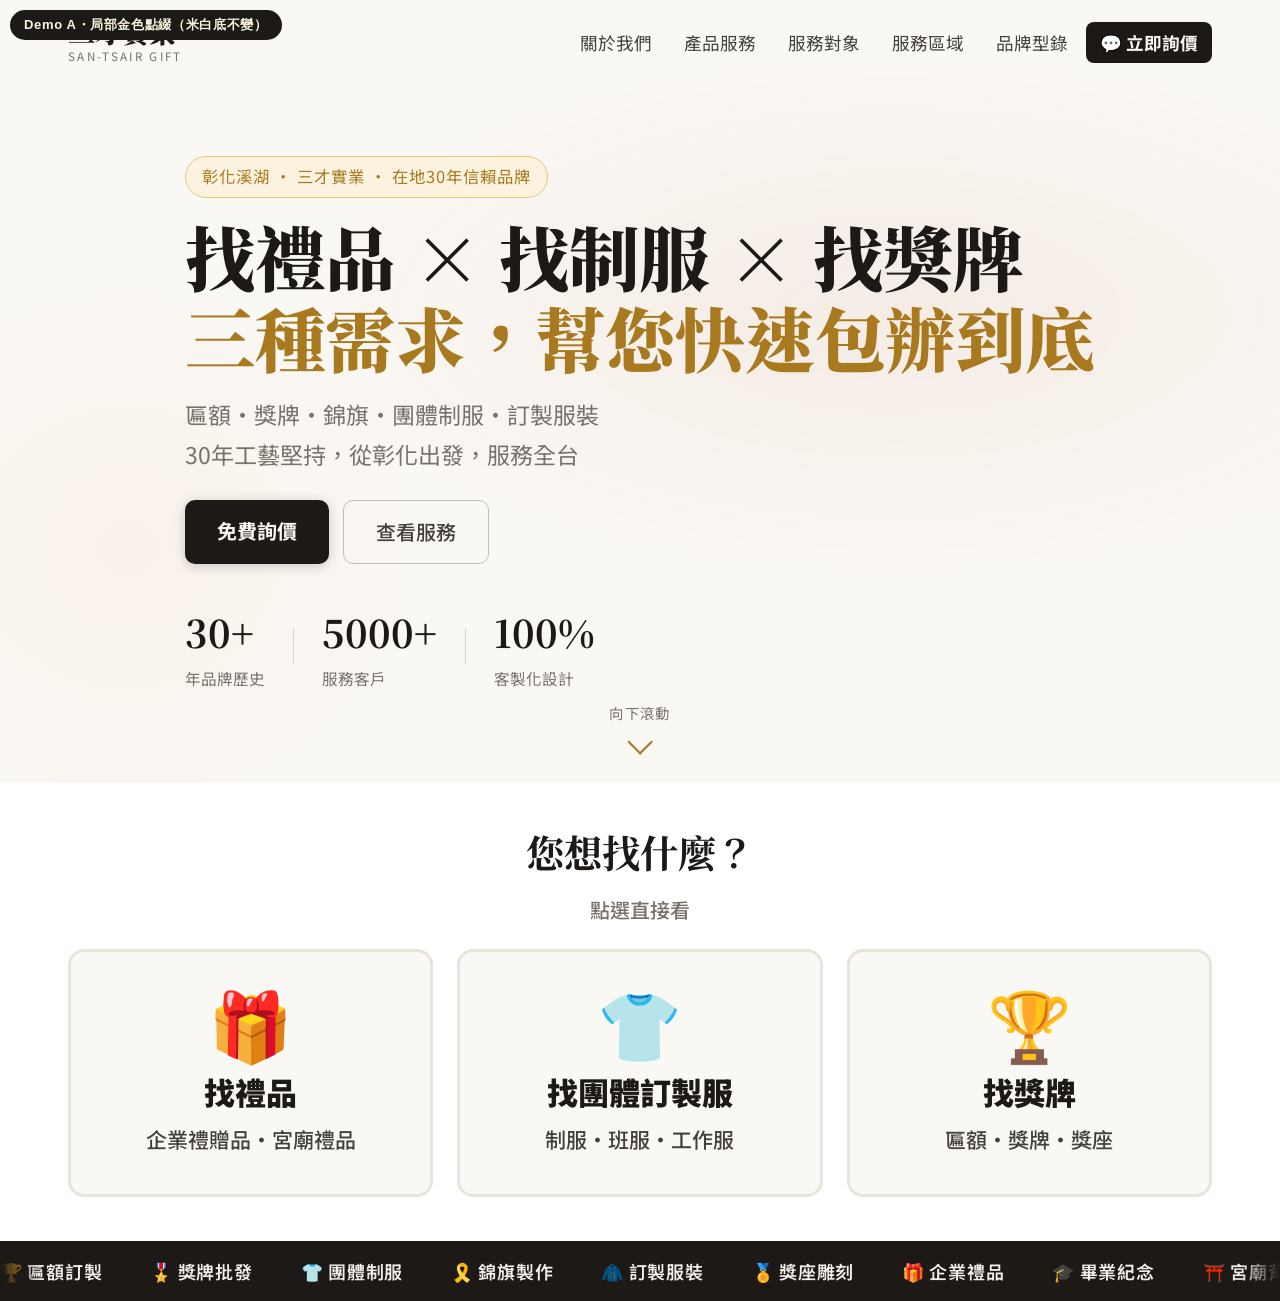
<file: samples/hero_color_demo/variant-a-gold-accent.html>
<!DOCTYPE html>
<html lang="zh-TW">
<head>
  <meta charset="UTF-8">
  <meta name="viewport" content="width=device-width, initial-scale=1.0">
  <title>配色demo A - 局部金色點綴（維持米白底）</title>
  <link rel="preconnect" href="https://fonts.googleapis.com">
  <link href="https://fonts.googleapis.com/css2?family=Noto+Serif+TC:wght@400;600;700;900&family=Noto+Sans+TC:wght@300;400;500;700&display=swap" rel="stylesheet">
  <link rel="stylesheet" href="../../assets/css/style.min.css">
  <style>
    /* ============================
       配色demo A：維持現有米白底，只把 --accent 系列從暖橘（#B45309）
       換成 141913.tw 的金色（#d4a853），其餘結構/背景完全不動。
       ============================ */
    :root {
      --accent: #A8791E;        /* 文字/icon用，比原始#d4a853加深以維持米白底上的對比度 */
      --accent2: #D4A853;       /* 141913.tw 原始金色，用於漸層/裝飾點 */
      --accent-light: #FBF3DF;  /* 金色調的淺底色，取代原本的琥珀淺底 */
      --accent-border: #E8C878;
    }
    .demo-tag{position:fixed;top:10px;left:10px;z-index:9999;background:#1C1917;color:#FBF3DF;font:700 13px/1.4 sans-serif;padding:6px 14px;border-radius:100px;letter-spacing:.05em}
  </style>
</head>
<body>
<div class="demo-tag">Demo A・局部金色點綴（米白底不變）</div>

<nav class="navbar" id="navbar">
  <div class="nav-inner">
    <a href="#" class="logo">
      <span class="logo-zh">三才實業</span>
      <span class="logo-sub">SAN-TSAIR GIFT</span>
    </a>
    <ul class="nav-links" id="navLinks">
      <li><a href="#about">關於我們</a></li>
      <li><a href="#products">產品服務</a></li>
      <li><a href="#clients">服務對象</a></li>
      <li><a href="#area">服務區域</a></li>
      <li><a href="#catalog">品牌型錄</a></li>
      <li><a href="#" class="nav-cta">💬 立即詢價</a></li>
    </ul>
    <button class="hamburger" id="hamburger" aria-label="開啟選單">
      <span></span><span></span><span></span>
    </button>
  </div>
</nav>

<section class="hero" id="home">
  <div class="hero-bg"></div>
  <div class="hero-particles" id="particles"></div>
  <div class="hero-content">
    <div class="hero-badge">彰化溪湖 ・ 三才實業 ・ 在地30年信賴品牌</div>
    <h1 class="hero-title">
      找禮品 × 找制服 × 找獎牌<br>
      <span class="accent-text">三種需求，幫您快速包辦到底</span>
    </h1>
    <p class="hero-desc">匾額・獎牌・錦旗・團體制服・訂製服裝<br>30年工藝堅持，從彰化出發，服務全台</p>
    <div class="hero-btns">
      <a href="#contact" class="btn-primary">免費詢價</a>
      <a href="#products" class="btn-outline">查看服務</a>
    </div>
    <div class="hero-stats">
      <div class="stat"><span class="stat-num">30+</span><span class="stat-label">年品牌歷史</span></div>
      <div class="stat-divider"></div>
      <div class="stat"><span class="stat-num">5000+</span><span class="stat-label">服務客戶</span></div>
      <div class="stat-divider"></div>
      <div class="stat"><span class="stat-num">100%</span><span class="stat-label">客製化設計</span></div>
    </div>
  </div>
  <div class="hero-scroll">
    <span>向下滾動</span>
    <div class="scroll-arrow"></div>
  </div>
</section>

<section class="intent-picker">
  <div class="container">
    <h2 class="intent-picker-title">您想找什麼？<span>點選直接看</span></h2>
    <div class="intent-grid">
      <a href="#products" class="intent-card">
        <span class="intent-icon">🎁</span>
        <span class="intent-text"><span class="intent-label">找禮品</span><span class="intent-sub">企業禮贈品・宮廟禮品</span></span>
      </a>
      <a href="#products" class="intent-card">
        <span class="intent-icon">👕</span>
        <span class="intent-text"><span class="intent-label">找團體訂製服</span><span class="intent-sub">制服・班服・工作服</span></span>
      </a>
      <a href="#products" class="intent-card">
        <span class="intent-icon">🏆</span>
        <span class="intent-text"><span class="intent-label">找獎牌</span><span class="intent-sub">匾額・獎牌・獎座</span></span>
      </a>
    </div>
  </div>
</section>

<div class="marquee-bar">
  <div class="marquee-track">
    <span>🏆 匾額訂製</span><span>🎖️ 獎牌批發</span><span>👕 團體制服</span>
    <span>🎗️ 錦旗製作</span><span>🧥 訂製服裝</span><span>🏅 獎座雕刻</span>
    <span>🎁 企業禮品</span><span>🎓 畢業紀念</span><span>⛩️ 宮廟背心</span>
  </div>
</div>

</body>
</html>
</file>
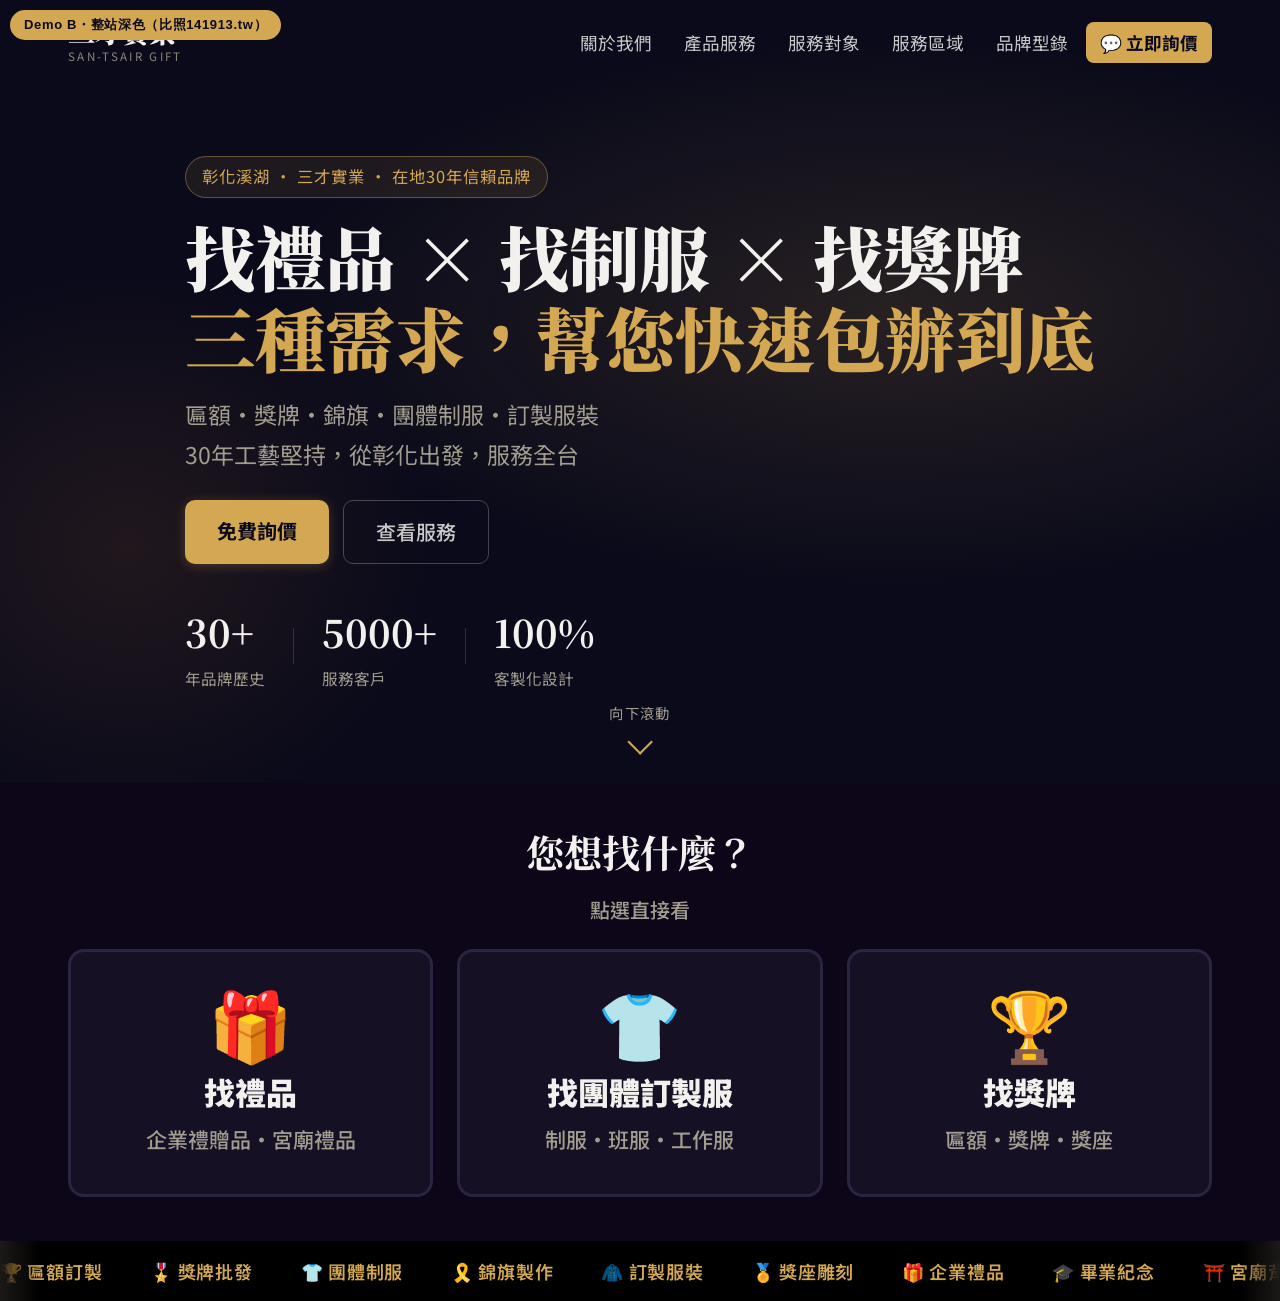
<file: samples/hero_color_demo/variant-b-dark-theme.html>
<!DOCTYPE html>
<html lang="zh-TW">
<head>
  <meta charset="UTF-8">
  <meta name="viewport" content="width=device-width, initial-scale=1.0">
  <title>配色demo B - 整站深色主題（比照141913.tw）</title>
  <link rel="preconnect" href="https://fonts.googleapis.com">
  <link href="https://fonts.googleapis.com/css2?family=Noto+Serif+TC:wght@400;600;700;900&family=Noto+Sans+TC:wght@300;400;500;700&display=swap" rel="stylesheet">
  <link rel="stylesheet" href="../../assets/css/style.min.css">
  <style>
    /* ============================
       配色demo B：比照141913.tw實測色碼做整站深色主題
       深黑/深紫黑底 #0a0a1a／#0d0618 + 金色點綴 #d4a853 + 咖啡棕輔色 #8a542d／#ba8059
       這份只覆寫 hero/intent-picker/nav/marquee 這幾個demo會用到的區塊，
       不是完整全站深色改版（若採用此方向，其餘區塊如about/products/catalog/contact要一併重做配色）
       ============================ */
    body{background:#0a0a1a}
    .navbar{background:transparent}
    .logo-zh{color:#f3f1ee}
    .logo-sub{color:#8a8577}
    .nav-links a{color:#c9c9c9}
    .nav-links a:hover{color:#d4a853;background:rgba(212,168,83,.1)}
    .nav-cta{background:#d4a853!important;color:#0a0a1a!important}
    .nav-cta:hover{background:#e8c878!important;color:#0a0a1a!important}
    .hero{background:#0a0a1a}
    .hero-bg{background:
      radial-gradient(ellipse 70% 50% at 70% 40%, rgba(212,168,83,.14) 0%, transparent 70%),
      radial-gradient(ellipse 40% 60% at 10% 70%, rgba(138,84,45,.18) 0%, transparent 60%)}
    .particle{background:#d4a853}
    .hero-badge{background:rgba(212,168,83,.1);border-color:rgba(212,168,83,.4);color:#d4a853}
    .hero-title{color:#f3f1ee}
    .accent-text{color:#d4a853}
    .hero-desc{color:#a39d8f}
    .btn-primary{background:#d4a853;color:#0a0a1a;box-shadow:0 2px 12px rgba(212,168,83,.25)}
    .btn-primary:hover{background:#e8c878;box-shadow:0 6px 20px rgba(212,168,83,.4)}
    .btn-outline{border-color:rgba(243,241,238,.25);color:#c9c9c9}
    .btn-outline:hover{border-color:#d4a853;color:#d4a853;background:rgba(212,168,83,.08)}
    .stat-num{color:#f3f1ee}
    .stat-label{color:#a39d8f}
    .stat-divider{background:rgba(243,241,238,.15)}
    .hero-scroll{color:#a39d8f}
    .scroll-arrow{border-color:#d4a853}
    .intent-picker{background:#0d0618}
    .intent-picker-title{color:#f3f1ee}
    .intent-picker-title span{color:#a39d8f}
    .intent-card{background:#151024;border-color:#2a2440}
    .intent-card:hover,.intent-card:active{border-color:#d4a853;background:rgba(212,168,83,.08)}
    .intent-label{color:#f3f1ee}
    .intent-sub{color:#a39d8f}
    .marquee-bar{background:#000}
    .marquee-track span{color:#d4a853}
    .demo-tag{position:fixed;top:10px;left:10px;z-index:9999;background:#d4a853;color:#0a0a1a;font:700 13px/1.4 sans-serif;padding:6px 14px;border-radius:100px;letter-spacing:.05em}
  </style>
</head>
<body>
<div class="demo-tag">Demo B・整站深色（比照141913.tw）</div>

<nav class="navbar" id="navbar">
  <div class="nav-inner">
    <a href="#" class="logo">
      <span class="logo-zh">三才實業</span>
      <span class="logo-sub">SAN-TSAIR GIFT</span>
    </a>
    <ul class="nav-links" id="navLinks">
      <li><a href="#about">關於我們</a></li>
      <li><a href="#products">產品服務</a></li>
      <li><a href="#clients">服務對象</a></li>
      <li><a href="#area">服務區域</a></li>
      <li><a href="#catalog">品牌型錄</a></li>
      <li><a href="#" class="nav-cta">💬 立即詢價</a></li>
    </ul>
    <button class="hamburger" id="hamburger" aria-label="開啟選單">
      <span></span><span></span><span></span>
    </button>
  </div>
</nav>

<section class="hero" id="home">
  <div class="hero-bg"></div>
  <div class="hero-particles" id="particles"></div>
  <div class="hero-content">
    <div class="hero-badge">彰化溪湖 ・ 三才實業 ・ 在地30年信賴品牌</div>
    <h1 class="hero-title">
      找禮品 × 找制服 × 找獎牌<br>
      <span class="accent-text">三種需求，幫您快速包辦到底</span>
    </h1>
    <p class="hero-desc">匾額・獎牌・錦旗・團體制服・訂製服裝<br>30年工藝堅持，從彰化出發，服務全台</p>
    <div class="hero-btns">
      <a href="#contact" class="btn-primary">免費詢價</a>
      <a href="#products" class="btn-outline">查看服務</a>
    </div>
    <div class="hero-stats">
      <div class="stat"><span class="stat-num">30+</span><span class="stat-label">年品牌歷史</span></div>
      <div class="stat-divider"></div>
      <div class="stat"><span class="stat-num">5000+</span><span class="stat-label">服務客戶</span></div>
      <div class="stat-divider"></div>
      <div class="stat"><span class="stat-num">100%</span><span class="stat-label">客製化設計</span></div>
    </div>
  </div>
  <div class="hero-scroll">
    <span>向下滾動</span>
    <div class="scroll-arrow"></div>
  </div>
</section>

<section class="intent-picker">
  <div class="container">
    <h2 class="intent-picker-title">您想找什麼？<span>點選直接看</span></h2>
    <div class="intent-grid">
      <a href="#products" class="intent-card">
        <span class="intent-icon">🎁</span>
        <span class="intent-text"><span class="intent-label">找禮品</span><span class="intent-sub">企業禮贈品・宮廟禮品</span></span>
      </a>
      <a href="#products" class="intent-card">
        <span class="intent-icon">👕</span>
        <span class="intent-text"><span class="intent-label">找團體訂製服</span><span class="intent-sub">制服・班服・工作服</span></span>
      </a>
      <a href="#products" class="intent-card">
        <span class="intent-icon">🏆</span>
        <span class="intent-text"><span class="intent-label">找獎牌</span><span class="intent-sub">匾額・獎牌・獎座</span></span>
      </a>
    </div>
  </div>
</section>

<div class="marquee-bar">
  <div class="marquee-track">
    <span>🏆 匾額訂製</span><span>🎖️ 獎牌批發</span><span>👕 團體制服</span>
    <span>🎗️ 錦旗製作</span><span>🧥 訂製服裝</span><span>🏅 獎座雕刻</span>
    <span>🎁 企業禮品</span><span>🎓 畢業紀念</span><span>⛩️ 宮廟背心</span>
  </div>
</div>

</body>
</html>
</file>
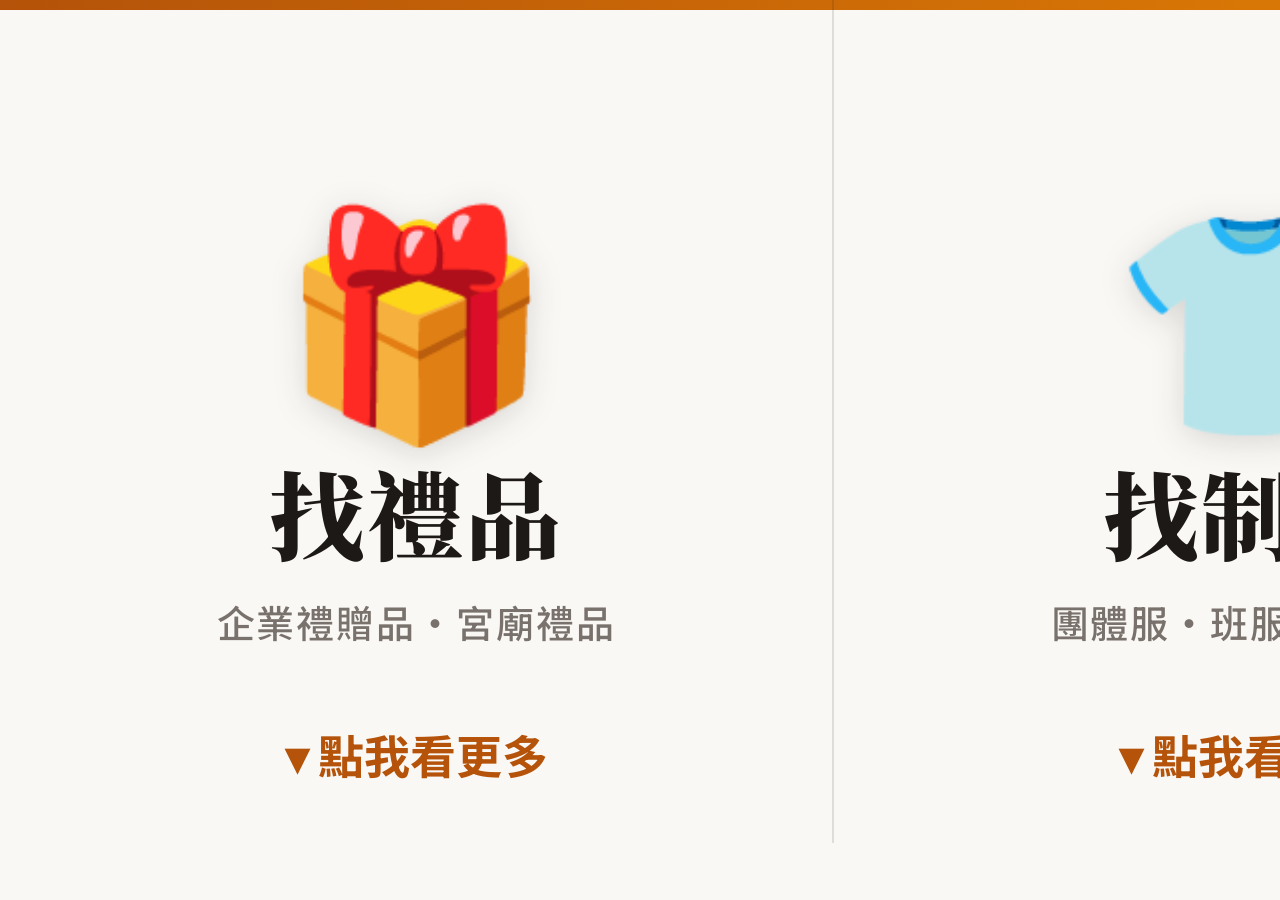
<file: samples/line_richmenu_demo/layer1-a-cream-accent.html>
<!DOCTYPE html>
<html lang="zh-Hant">
<head>
<meta charset="UTF-8">
<title>Rich Menu Layer1 - A 米白品牌延續版</title>
<link rel="preconnect" href="https://fonts.googleapis.com">
<link href="https://fonts.googleapis.com/css2?family=Noto+Serif+TC:wght@700;900&family=Noto+Sans+TC:wght@500;700&display=swap" rel="stylesheet">
<style>
  * { margin:0; padding:0; box-sizing:border-box; }
  html,body { width:2500px; height:843px; overflow:hidden; }
  body {
    display:flex;
    background:#FAF8F5;
    font-family:'Noto Sans TC',sans-serif;
  }
  .tile {
    flex:1;
    display:flex;
    flex-direction:column;
    align-items:center;
    justify-content:center;
    position:relative;
    border-right:2px solid rgba(28,25,23,.12);
  }
  .tile:last-child { border-right:none; }
  .icon { font-size:220px; line-height:1; margin-bottom:28px; filter:drop-shadow(0 6px 16px rgba(28,25,23,.15)); }
  .label {
    font-family:'Noto Serif TC',serif;
    font-weight:900;
    font-size:96px;
    color:#1C1917;
    letter-spacing:.02em;
  }
  .sub {
    margin-top:14px;
    font-size:38px;
    font-weight:500;
    color:#78716C;
    letter-spacing:.05em;
  }
  .arrow {
    position:absolute;
    bottom:56px;
    font-size:46px;
    color:#B45309;
    font-weight:700;
  }
  .topband {
    position:absolute; top:0; left:0; right:0; height:10px;
    background:linear-gradient(90deg,#B45309,#D97706);
  }
</style>
</head>
<body>
  <div class="topband"></div>
  <div class="tile">
    <div class="icon">🎁</div>
    <div class="label">找禮品</div>
    <div class="sub">企業禮贈品・宮廟禮品</div>
    <div class="arrow">▾ 點我看更多</div>
  </div>
  <div class="tile">
    <div class="icon">👕</div>
    <div class="label">找制服</div>
    <div class="sub">團體服・班服・工作服</div>
    <div class="arrow">▾ 點我看更多</div>
  </div>
  <div class="tile">
    <div class="icon">🏆</div>
    <div class="label">找獎牌</div>
    <div class="sub">匾額・獎牌・獎座</div>
    <div class="arrow">▾ 點我看更多</div>
  </div>
</body>
</html>
</file>
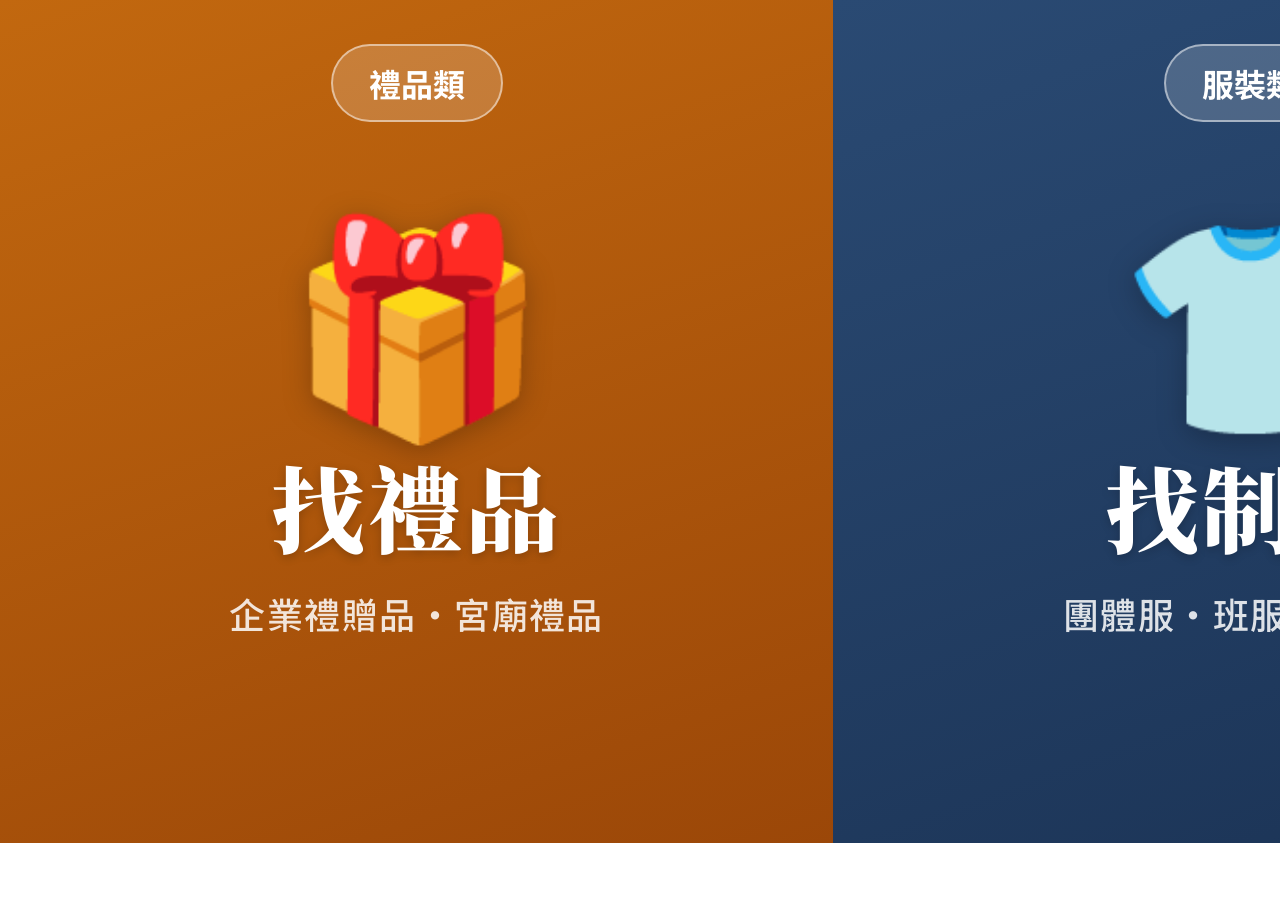
<file: samples/line_richmenu_demo/layer1-b-color-coded.html>
<!DOCTYPE html>
<html lang="zh-Hant">
<head>
<meta charset="UTF-8">
<title>Rich Menu Layer1 - B 三色分類辨識版</title>
<link rel="preconnect" href="https://fonts.googleapis.com">
<link href="https://fonts.googleapis.com/css2?family=Noto+Serif+TC:wght@700;900&family=Noto+Sans+TC:wght@500;700&display=swap" rel="stylesheet">
<style>
  * { margin:0; padding:0; box-sizing:border-box; }
  html,body { width:2500px; height:843px; overflow:hidden; }
  body { display:flex; font-family:'Noto Sans TC',sans-serif; }
  .tile {
    flex:1;
    display:flex;
    flex-direction:column;
    align-items:center;
    justify-content:center;
    position:relative;
  }
  .tile.gift { background:linear-gradient(160deg,#C2680F,#9B4708); }
  .tile.uniform { background:linear-gradient(160deg,#2A4A73,#1B3355); }
  .tile.award { background:linear-gradient(160deg,#C79A3E,#9C7420); }
  .icon { font-size:210px; line-height:1; margin-bottom:24px; filter:drop-shadow(0 6px 14px rgba(0,0,0,.25)); }
  .label {
    font-family:'Noto Serif TC',serif;
    font-weight:900;
    font-size:94px;
    color:#FFFFFF;
    letter-spacing:.03em;
    text-shadow:0 3px 10px rgba(0,0,0,.2);
  }
  .sub {
    margin-top:14px;
    font-size:36px;
    font-weight:500;
    color:rgba(255,255,255,.85);
    letter-spacing:.04em;
  }
  .badge {
    position:absolute; top:44px;
    background:rgba(255,255,255,.18);
    border:2px solid rgba(255,255,255,.5);
    border-radius:100px;
    padding:14px 36px;
    font-size:32px;
    font-weight:700;
    color:#fff;
  }
</style>
</head>
<body>
  <div class="tile gift">
    <div class="badge">禮品類</div>
    <div class="icon">🎁</div>
    <div class="label">找禮品</div>
    <div class="sub">企業禮贈品・宮廟禮品</div>
  </div>
  <div class="tile uniform">
    <div class="badge">服裝類</div>
    <div class="icon">👕</div>
    <div class="label">找制服</div>
    <div class="sub">團體服・班服・工作服</div>
  </div>
  <div class="tile award">
    <div class="badge">榮譽類</div>
    <div class="icon">🏆</div>
    <div class="label">找獎牌</div>
    <div class="sub">匾額・獎牌・獎座</div>
  </div>
</body>
</html>
</file>
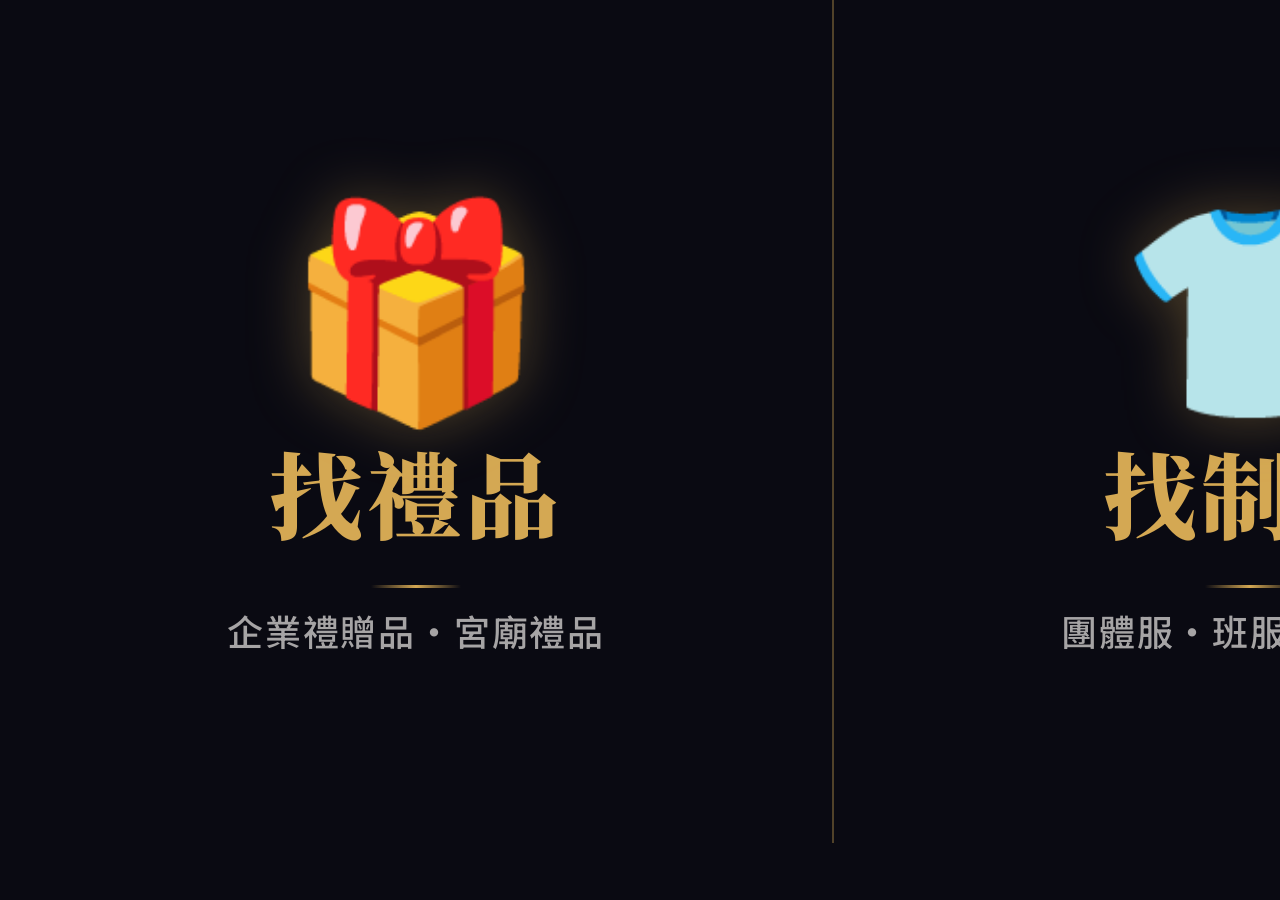
<file: samples/line_richmenu_demo/layer1-c-dark-gold.html>
<!DOCTYPE html>
<html lang="zh-Hant">
<head>
<meta charset="UTF-8">
<title>Rich Menu Layer1 - C 深色質感版</title>
<link rel="preconnect" href="https://fonts.googleapis.com">
<link href="https://fonts.googleapis.com/css2?family=Noto+Serif+TC:wght@700;900&family=Noto+Sans+TC:wght@500;700&display=swap" rel="stylesheet">
<style>
  * { margin:0; padding:0; box-sizing:border-box; }
  html,body { width:2500px; height:843px; overflow:hidden; }
  body {
    display:flex;
    background:#0a0a12;
    font-family:'Noto Sans TC',sans-serif;
  }
  .tile {
    flex:1;
    display:flex;
    flex-direction:column;
    align-items:center;
    justify-content:center;
    position:relative;
    border-right:2px solid rgba(212,168,83,.35);
  }
  .tile:last-child { border-right:none; }
  .icon {
    font-size:210px; line-height:1; margin-bottom:26px;
    filter:drop-shadow(0 0 30px rgba(212,168,83,.35));
  }
  .label {
    font-family:'Noto Serif TC',serif;
    font-weight:900;
    font-size:94px;
    color:#D4A853;
    letter-spacing:.04em;
  }
  .sub {
    margin-top:16px;
    font-size:36px;
    font-weight:500;
    color:rgba(250,248,245,.65);
    letter-spacing:.05em;
  }
  .line {
    margin-top:26px;
    width:90px; height:3px;
    background:linear-gradient(90deg,transparent,#D4A853,transparent);
  }
</style>
</head>
<body>
  <div class="tile">
    <div class="icon">🎁</div>
    <div class="label">找禮品</div>
    <div class="line"></div>
    <div class="sub">企業禮贈品・宮廟禮品</div>
  </div>
  <div class="tile">
    <div class="icon">👕</div>
    <div class="label">找制服</div>
    <div class="line"></div>
    <div class="sub">團體服・班服・工作服</div>
  </div>
  <div class="tile">
    <div class="icon">🏆</div>
    <div class="label">找獎牌</div>
    <div class="line"></div>
    <div class="sub">匾額・獎牌・獎座</div>
  </div>
</body>
</html>
</file>
<file: assets/css/style.min.css>
:root{--cream:#FAF8F5;--cream2:#F2EFE9;--cream3:#E8E4DC;--ink:#1C1917;--ink2:#44403C;--ink3:#78716C;--accent:#B45309;--accent2:#D97706;--accent-light:#FEF3C7;--accent-border:#FCD34D;--white:#FFFFFF;--radius:10px;--radius-lg:16px;--shadow:0 4px 24px rgba(28,25,23,0.08);--shadow-md:0 8px 40px rgba(28,25,23,0.12);--transition:0.25s ease;--border:1px solid rgba(28,25,23,0.1);}*,*::before,*::after{box-sizing:border-box;margin:0;padding:0}html{scroll-behavior:smooth;font-size:20px}body{font-family:'Noto Sans TC',sans-serif;background:var(--cream);color:var(--ink);line-height:1.7;overflow-x:hidden}.container{max-width:1200px;margin:0 auto;padding:0 28px}section{padding:52px 0}.section-label{font-size:.72rem;letter-spacing:.25em;color:var(--accent);text-transform:uppercase;margin-bottom:8px;font-weight:600}.section-title{font-family:'Noto Serif TC',serif;font-size:clamp(1.7rem,3.5vw,2.6rem);font-weight:700;line-height:1.25;margin-bottom:26px;color:var(--ink);word-break:keep-all}.section-sub{color:var(--ink3);font-size:1rem;margin-top:-18px;margin-bottom:26px}.accent-text{color:var(--accent)}.navbar{position:fixed;top:0;left:0;right:0;z-index:1000;padding:18px 0;transition:background .25s ease,box-shadow .25s ease}.navbar.scrolled{background:rgba(250,248,245,.97);box-shadow:0 1px 0 rgba(28,25,23,.08),0 4px 24px rgba(28,25,23,.08);backdrop-filter:blur(12px);padding:12px 0}.nav-inner{max-width:1200px;margin:0 auto;padding:0 28px;display:flex;align-items:center;justify-content:space-between}.logo{text-decoration:none;display:flex;flex-direction:column}.logo-zh{font-family:'Noto Serif TC',serif;font-size:1.35rem;font-weight:900;color:var(--ink);line-height:1}.logo-sub{font-size:.58rem;letter-spacing:.2em;color:var(--ink3);margin-top:2px}.nav-links{list-style:none;display:flex;gap:4px;align-items:center}.nav-links a{text-decoration:none;color:var(--ink2);font-size:.88rem;padding:8px 14px;border-radius:8px;transition:color .25s ease,background .25s ease}.nav-links a:hover{color:var(--accent);background:var(--accent-light)}.nav-cta{background:var(--ink)!important;color:var(--cream)!important;font-weight:700!important;border-radius:8px!important}.nav-cta:hover{background:var(--accent)!important;color:#fff!important}.hamburger{display:none;flex-direction:column;gap:5px;background:none;border:none;cursor:pointer;padding:4px}.hamburger span{display:block;width:24px;height:2px;background:var(--ink);border-radius:2px;transition:.25s ease}.hamburger.open span:nth-child(1){transform:translateY(7px) rotate(45deg)}.hamburger.open span:nth-child(2){opacity:0}.hamburger.open span:nth-child(3){transform:translateY(-7px) rotate(-45deg)}.hero{min-height:80vh;display:flex;align-items:center;position:relative;overflow:hidden;background:var(--cream)}.hero-bg{position:absolute;inset:0;background:radial-gradient(ellipse 70% 50% at 70% 40%,rgba(180,83,9,.07) 0%,transparent 70%),radial-gradient(ellipse 40% 60% at 10% 70%,rgba(217,119,6,.05) 0%,transparent 60%)}.hero-particles{position:absolute;inset:0;pointer-events:none}.particle{position:absolute;border-radius:50%;opacity:0;animation:float-up linear infinite;background:var(--accent2)}@keyframes float-up{0%{opacity:0;transform:translateY(0)}10%{opacity:.4}90%{opacity:.15}100%{opacity:0;transform:translateY(-100vh)}}.hero-content{position:relative;z-index:2;max-width:1200px;margin:0 auto;padding:104px 28px 40px}.hero-badge{display:inline-flex;align-items:center;gap:6px;background:var(--accent-light);border:1px solid var(--accent-border);color:var(--accent);padding:6px 16px;border-radius:100px;font-size:.82rem;letter-spacing:.06em;margin-bottom:18px;animation:fadeInDown .8s ease}.hero-title{font-family:'Noto Serif TC',serif;font-size:clamp(2.2rem,5.5vw,4.2rem);font-weight:900;line-height:1.15;color:var(--ink);margin-bottom:16px;animation:fadeInUp .9s ease .1s both}.hero-desc{font-size:clamp(1rem,1.8vw,1.15rem);color:var(--ink3);margin-bottom:26px;line-height:1.75;max-width:620px;animation:fadeInUp .9s ease .2s both}.hero-btns{display:flex;gap:14px;margin-bottom:36px;flex-wrap:wrap;animation:fadeInUp .9s ease .3s both}.btn-primary{background:var(--ink);color:var(--cream);padding:14px 32px;border-radius:var(--radius);font-weight:700;font-size:1rem;text-decoration:none;transition:.25s ease;box-shadow:0 2px 12px rgba(28,25,23,.2)}.btn-primary:hover{background:var(--accent);transform:translateY(-2px);box-shadow:0 6px 20px rgba(180,83,9,.3)}.btn-outline{border:1.5px solid rgba(28,25,23,.25);color:var(--ink2);padding:14px 32px;border-radius:var(--radius);font-weight:500;font-size:1rem;text-decoration:none;transition:.25s ease}.btn-outline:hover{border-color:var(--accent);color:var(--accent);background:var(--accent-light)}.hero-stats{display:flex;align-items:center;gap:28px;animation:fadeInUp .9s ease .4s both}.stat{display:flex;flex-direction:column}.stat-num{font-family:'Noto Serif TC',serif;font-size:1.9rem;font-weight:700;color:var(--ink)}.stat-label{font-size:.78rem;color:var(--ink3)}.stat-divider{width:1px;height:36px;background:rgba(28,25,23,.15)}.hero-scroll{position:absolute;bottom:32px;left:50%;transform:translateX(-50%);display:flex;flex-direction:column;align-items:center;gap:8px;color:var(--ink3);font-size:.72rem;letter-spacing:.1em}.scroll-arrow{width:18px;height:18px;border-right:2px solid var(--accent);border-bottom:2px solid var(--accent);transform:rotate(45deg);animation:bounce 1.5s infinite}@keyframes bounce{0%,100%{transform:rotate(45deg) translateY(0)}50%{transform:rotate(45deg) translateY(6px)}}.intent-picker{padding:36px 0 44px;background:var(--white)}.intent-picker-title{font-family:'Noto Serif TC',serif;font-size:clamp(1.5rem,3vw,2rem);font-weight:700;text-align:center;color:var(--ink);margin-bottom:22px}.intent-picker-title span{display:block;font-family:'Noto Sans TC',sans-serif;font-size:1rem;font-weight:500;color:var(--ink3);margin-top:8px}.intent-grid{display:grid;grid-template-columns:repeat(3,1fr);gap:24px}.intent-card{display:flex;flex-direction:column;align-items:center;justify-content:center;gap:10px;text-align:center;text-decoration:none;background:var(--cream);border:3px solid var(--cream3);border-radius:var(--radius-lg);padding:36px 20px;min-height:200px;transition:.25s ease}.intent-card:hover,.intent-card:active{border-color:var(--accent);background:var(--accent-light);transform:translateY(-4px);box-shadow:var(--shadow-md)}.intent-icon{font-size:3.4rem;line-height:1}.intent-text{display:flex;flex-direction:column;gap:4px}.intent-label{font-size:1.55rem;font-weight:900;color:var(--ink)}.intent-sub{font-size:1.05rem;color:var(--ink2);font-weight:500}@media(max-width:768px){.intent-grid{grid-template-columns:1fr;gap:16px}.intent-card{flex-direction:row;justify-content:flex-start;text-align:left;min-height:96px;padding:20px 24px;gap:20px}.intent-text{align-items:flex-start}.intent-icon{font-size:2.8rem}.intent-label{font-size:1.4rem}.intent-sub{font-size:1rem}}.marquee-bar{background:var(--ink);padding:13px 0;overflow:hidden;white-space:nowrap;position:relative}.marquee-bar::before,.marquee-bar::after{content:"";position:absolute;top:0;bottom:0;width:40px;z-index:2}.marquee-bar::before{left:0;background:linear-gradient(to right,var(--ink),transparent)}.marquee-bar::after{right:0;background:linear-gradient(to left,var(--ink),transparent)}.marquee-track{display:inline-flex;gap:48px;animation:marquee 26s linear infinite}.marquee-track span{color:var(--cream2);font-weight:600;font-size:.9rem;letter-spacing:.04em}@keyframes marquee{0%{transform:translateX(0)}100%{transform:translateX(-50%)}}.about{background:var(--white)}.about-grid{display:grid;grid-template-columns:1fr 320px;gap:32px;align-items:center}.about-text p{color:var(--ink2);margin-bottom:14px;font-size:1.02rem;line-height:1.75}.about-features{margin-top:20px;display:flex;flex-direction:column;gap:12px}.feature-item{display:flex;align-items:flex-start;gap:14px;background:var(--cream);padding:14px 16px;border-radius:var(--radius);border-left:3px solid var(--accent)}.feature-icon{font-size:1.4rem;flex-shrink:0}.feature-item strong{color:var(--ink);display:block;margin-bottom:3px;font-size:.95rem}.feature-item p{color:var(--ink3);font-size:.88rem;margin:0}.about-visual{display:flex;flex-direction:column;gap:10px}.about-card{padding:22px;border-radius:var(--radius-lg);text-align:center}.about-card.gold{background:var(--ink);color:var(--cream)}.about-card.dark{background:var(--cream2);border:var(--border)}.card-year{font-size:.76rem;letter-spacing:.2em;margin-bottom:8px;opacity:.6}.card-title{font-family:'Noto Serif TC',serif;font-size:1.2rem;font-weight:700}.card-desc{font-size:.88rem;opacity:.75;margin-top:8px}.card-num{font-family:'Noto Serif TC',serif;font-size:3rem;font-weight:900;color:var(--accent);line-height:1}.card-num small{font-size:1.2rem}.products{background:var(--cream)}.products-grid{display:grid;grid-template-columns:repeat(3,1fr);gap:16px}.product-card{background:var(--white);border:var(--border);border-radius:var(--radius-lg);padding:22px 20px;position:relative;transition:transform .25s ease,box-shadow .25s ease,border-color .25s ease;animation:fadeInUp .6s ease var(--delay) both}.product-card:hover{transform:translateY(-5px);box-shadow:var(--shadow-md);border-color:rgba(180,83,9,.2)}.product-card.featured{border-color:rgba(180,83,9,.3);background:linear-gradient(145deg,#fff,rgba(254,243,199,.3))}.featured-tag{position:absolute;top:14px;right:14px;background:var(--accent);color:#fff;font-size:.72rem;font-weight:700;padding:3px 10px;border-radius:100px}.product-icon{font-size:2.2rem;margin-bottom:14px}.product-card h3{font-family:'Noto Serif TC',serif;font-size:1.15rem;color:var(--ink);margin-bottom:10px}.product-card p{color:var(--ink3);font-size:.88rem;margin-bottom:18px;line-height:1.7}.product-list{list-style:none;margin-bottom:22px}.product-list li{color:var(--ink2);font-size:.86rem;padding:6px 0;border-bottom:1px solid rgba(28,25,23,.06);display:flex;align-items:center;gap:8px}.product-list li::before{content:›;color:var(--accent);font-size:.8rem;font-weight:700}.card-btn{display:block;text-align:center;background:var(--cream);border:var(--border);color:var(--ink);padding:10px;border-radius:8px;text-decoration:none;font-size:.88rem;font-weight:600;transition:.25s ease}.card-btn:hover{background:var(--ink);color:var(--cream);border-color:var(--ink)}.clients{background:var(--white)}.clients-grid{display:grid;grid-template-columns:repeat(4,1fr);gap:12px}.client-item{background:var(--cream);border:var(--border);border-radius:var(--radius);padding:18px 14px;display:flex;flex-direction:column;align-items:center;gap:8px;text-align:center;transition:.25s ease;cursor:default}.client-item:hover{border-color:rgba(180,83,9,.3);background:var(--accent-light);transform:translateY(-3px)}.c-icon{font-size:1.9rem}.client-item span:last-child{font-size:.9rem;color:var(--ink2);font-weight:500}.area{background:var(--cream)}.area-grid{display:grid;grid-template-columns:repeat(2,1fr);gap:14px}.area-card{background:var(--white);border:var(--border);border-radius:var(--radius-lg);padding:20px 22px;transition:.25s ease}.area-card:hover{border-color:rgba(180,83,9,.25);transform:translateY(-3px);box-shadow:var(--shadow)}.area-card.core{border-color:rgba(180,83,9,.3);background:linear-gradient(135deg,#fff,rgba(254,243,199,.25))}.area-tag{font-size:.72rem;letter-spacing:.15em;color:var(--accent);margin-bottom:10px;font-weight:600;text-transform:uppercase}.area-card h3{font-family:'Noto Serif TC',serif;font-size:1.1rem;color:var(--ink);margin-bottom:8px}.area-card p{color:var(--ink3);font-size:.88rem}.process{background:var(--white)}.process-steps{display:flex;align-items:center;gap:6px}.step{flex:1;background:var(--cream);border-radius:var(--radius-lg);padding:20px 16px;text-align:center;border:var(--border);transition:.25s ease}.step:hover{border-color:rgba(180,83,9,.25);transform:translateY(-3px);box-shadow:var(--shadow)}.step-num{font-family:'Noto Serif TC',serif;font-size:2.4rem;font-weight:900;color:rgba(180,83,9,.15);line-height:1;margin-bottom:8px}.step-icon{font-size:1.7rem;margin-bottom:10px}.step h4{color:var(--accent);font-size:.95rem;margin-bottom:6px}.step p{color:var(--ink3);font-size:.83rem;line-height:1.6}.step-arrow{font-size:1.3rem;color:rgba(180,83,9,.35);flex-shrink:0}.contact{background:var(--cream)}.contact-grid{display:grid;grid-template-columns:380px 1fr;gap:40px;align-items:start}.contact-info h3{font-family:'Noto Serif TC',serif;font-size:1.3rem;color:var(--ink);margin-bottom:18px}.info-item{display:flex;gap:14px;margin-bottom:14px;align-items:flex-start}.info-icon{font-size:1.2rem;flex-shrink:0;margin-top:2px}.info-item strong{display:block;color:var(--ink);margin-bottom:2px;font-size:.92rem}.info-item p{color:var(--ink3);font-size:.88rem;margin:0}.contact-highlight{background:var(--accent-light);border:1px solid var(--accent-border);border-radius:var(--radius);padding:14px 16px;margin-top:14px}.contact-highlight strong{color:var(--accent);display:block;margin-bottom:6px;font-size:.95rem}.contact-highlight p{color:var(--ink2);font-size:.88rem}.contact-form{background:var(--white);border:var(--border);border-radius:var(--radius-lg);padding:28px;box-shadow:var(--shadow)}.form-row{display:grid;grid-template-columns:1fr 1fr;gap:14px}.form-group{margin-bottom:14px}.form-group label{display:block;font-size:.84rem;color:var(--ink2);margin-bottom:6px;font-weight:500}.form-group input,.form-group select,.form-group textarea{width:100%;background:var(--cream);border:1px solid rgba(28,25,23,.15);border-radius:8px;padding:11px 14px;color:var(--ink);font-family:'Noto Sans TC',sans-serif;font-size:.92rem;transition:border-color .25s ease;outline:none;resize:vertical}.form-group input:focus,.form-group select:focus,.form-group textarea:focus{border-color:var(--accent);background:var(--white)}.form-group select option{background:var(--white)}.btn-submit{width:100%;background:var(--ink);color:var(--cream);border:none;border-radius:var(--radius);padding:14px;font-size:1rem;font-weight:700;cursor:pointer;transition:.25s ease;font-family:'Noto Sans TC',sans-serif}.btn-submit:hover{background:var(--accent);transform:translateY(-2px);box-shadow:0 6px 20px rgba(180,83,9,.3)}.form-note{text-align:center;color:var(--ink3);font-size:.78rem;margin-top:10px}.footer{background:var(--ink);padding:44px 0 0;color:var(--cream2)}.footer-grid{display:grid;grid-template-columns:2fr 1fr 1fr;gap:32px;padding-bottom:32px}.footer-brand .logo-zh{font-family:'Noto Serif TC',serif;font-size:1.4rem;font-weight:900;color:var(--cream);margin-bottom:12px}.footer-brand p{color:rgba(250,248,245,.6);font-size:.88rem;line-height:1.8}.footer-links h4,.footer-services h4{color:var(--cream);margin-bottom:14px;font-size:.92rem}.footer-links ul,.footer-services ul{list-style:none}.footer-links li,.footer-services li{margin-bottom:10px}.footer-links a{color:rgba(250,248,245,.6);text-decoration:none;font-size:.88rem;transition:color .25s ease}.footer-links a:hover{color:var(--accent2)}.footer-services li{color:rgba(250,248,245,.6);font-size:.88rem}.footer-bottom{border-top:1px solid rgba(250,248,245,.08);padding:18px 0;text-align:center;color:rgba(250,248,245,.4);font-size:.8rem}.floating-btn{position:fixed;bottom:28px;right:24px;background:var(--ink);color:var(--cream);border-radius:100px;padding:13px 20px;display:flex;align-items:center;gap:8px;text-decoration:none;font-weight:700;font-size:.88rem;box-shadow:0 4px 20px rgba(28,25,23,.25);transition:.25s ease;z-index:999;animation:pulse-ink 3s infinite}.floating-btn:hover{background:var(--accent);transform:scale(1.04);box-shadow:0 6px 28px rgba(180,83,9,.4)}@keyframes pulse-ink{0%,100%{box-shadow:0 4px 20px rgba(28,25,23,.25)}50%{box-shadow:0 4px 32px rgba(28,25,23,.4)}}@keyframes fadeInUp{from{opacity:0;transform:translateY(22px)}to{opacity:1;transform:translateY(0)}}@keyframes fadeInDown{from{opacity:0;transform:translateY(-14px)}to{opacity:1;transform:translateY(0)}}.reveal{opacity:0;transform:translateY(18px);transition:opacity .6s ease,transform .6s ease}.reveal.visible{opacity:1;transform:none}.catalog-section{background:var(--white)}.catalog-category-title{font-family:'Noto Serif TC',serif;font-size:1.05rem;font-weight:700;color:var(--accent);margin:22px 0 12px}.catalog-category-title:first-of-type{margin-top:0}.catalog-suppliers{display:flex;flex-direction:column;gap:18px}.supplier-block{background:var(--cream);border:var(--border);border-radius:var(--radius-lg);padding:20px}.catalog-subcategory{font-family:'Noto Sans TC',sans-serif;font-size:.8rem;font-weight:700;color:var(--accent);letter-spacing:.03em;margin:0 0 14px;opacity:.85;text-transform:uppercase}.supplier-header{display:flex;align-items:center;gap:18px;margin-bottom:16px;flex-wrap:wrap}.supplier-logo{font-size:2rem}.supplier-header h3{font-family:'Noto Serif TC',serif;font-size:1.2rem;color:var(--ink);margin-bottom:4px}.supplier-header p{color:var(--ink3);font-size:.83rem}.supplier-tag{background:var(--accent-light);border:1px solid var(--accent-border);color:var(--accent);font-size:.7rem;padding:2px 10px;border-radius:100px;margin-left:8px;font-weight:400}.supplier-web{margin-left:auto;color:var(--ink2);text-decoration:none;font-size:.88rem;border:var(--border);padding:6px 14px;border-radius:8px;transition:.25s ease;white-space:nowrap}.supplier-web:hover{background:var(--ink);color:var(--cream);border-color:var(--ink)}.brand-cards{display:grid;grid-template-columns:repeat(auto-fit,minmax(200px,240px));justify-content:center;gap:12px;margin-bottom:14px}.brand-card{background:var(--white);border:var(--border);border-radius:var(--radius);padding:22px 14px;text-align:center;cursor:pointer;transition:.25s ease;position:relative;overflow:hidden}.brand-card::after{content:;position:absolute;bottom:0;left:0;right:0;height:3px;background:var(--accent);transform:scaleX(0);transition:transform .25s ease}.brand-card:hover{border-color:rgba(180,83,9,.3);transform:translateY(-4px);box-shadow:var(--shadow-md)}.brand-card:hover::after{transform:scaleX(1)}.brand-logo{font-size:1.9rem;margin-bottom:8px}.brand-name{font-weight:700;color:var(--ink);font-size:.88rem;margin-bottom:7px}.brand-desc{color:var(--ink3);font-size:.76rem;line-height:1.6;margin-bottom:10px}.brand-action{background:var(--cream);border:var(--border);color:var(--ink2);font-size:.76rem;padding:5px 10px;border-radius:6px;font-weight:600}.brand-card:hover .brand-action{background:var(--accent);color:#fff;border-color:var(--accent)}.catalog-note{color:var(--ink3);font-size:.84rem;text-align:center;margin-top:4px}.catalog-note a{color:var(--accent);text-decoration:underline}.catalog-pdf-modal{position:fixed;inset:0;background:rgba(28,25,23,.75);z-index:2000;display:none;align-items:center;justify-content:center;padding:8px;backdrop-filter:blur(8px)}.catalog-pdf-modal.open{display:flex}.intent-detail-modal{position:fixed;inset:0;background:rgba(28,25,23,.75);z-index:2000;display:none;align-items:center;justify-content:center;padding:16px;backdrop-filter:blur(8px)}.intent-detail-modal.open{display:flex}.intent-detail-inner{background:var(--white);border:var(--border);border-radius:var(--radius-lg);width:100%;max-width:480px;max-height:92vh;overflow-y:auto;box-shadow:0 24px 80px rgba(28,25,23,.2)}.intent-detail-body{padding:22px}.intent-item-options{display:flex;flex-wrap:wrap;gap:10px}.intent-item-btn{padding:12px 18px;border:1.5px solid rgba(28,25,23,.15);border-radius:100px;background:var(--cream);color:var(--ink2);font-size:.92rem;font-weight:600;cursor:pointer;transition:.2s ease}.intent-item-btn:hover{border-color:var(--accent)}.intent-item-btn.active{background:var(--ink);border-color:var(--ink);color:var(--cream)}.intent-detail-footer{padding:14px 22px;border-top:var(--border);display:flex;gap:10px;justify-content:flex-end;background:var(--cream)}.pdf-modal-inner{background:var(--white);border:var(--border);border-radius:var(--radius-lg);width:95vw;max-width:95vw;height:95vh;max-height:95vh;display:flex;flex-direction:column;overflow:hidden;box-shadow:0 24px 80px rgba(28,25,23,.2)}.pdf-modal-header{display:flex;align-items:center;justify-content:space-between;padding:14px 22px;border-bottom:var(--border);background:var(--cream)}#pdfModalTitle{font-weight:700;color:var(--ink);font-size:.95rem}.close-btn{background:rgba(28,25,23,.07);border:none;color:var(--ink);width:30px;height:30px;border-radius:50%;cursor:pointer;font-size:.95rem;transition:.25s ease}.close-btn:hover{background:rgba(28,25,23,.15)}.pdf-modal-body{flex:1;min-height:0}.pdf-modal-body iframe{width:100%;height:100%;display:block}.pdf-fallback{padding:40px;text-align:center}.pdf-fallback p{color:var(--ink3);margin-bottom:16px}.pdf-modal-footer{padding:14px 22px;border-top:var(--border);display:flex;gap:10px;justify-content:flex-end;background:var(--cream)}.gallery-viewer{position:relative;height:100%;background:var(--cream2);display:flex;align-items:center;justify-content:center;overflow:hidden}.gallery-viewer img{max-width:100%;max-height:100%;object-fit:contain;user-select:none;transition:transform .15s ease;transform-origin:center center;touch-action:none;cursor:zoom-in}.gallery-viewer.zoomed img{cursor:grab}.gallery-viewer.zoomed img:active{cursor:grabbing}.gallery-nav{position:absolute;top:50%;transform:translateY(-50%);background:rgba(28,25,23,.55);color:#fff;border:none;width:42px;height:42px;border-radius:50%;font-size:1.4rem;cursor:pointer;transition:.2s ease;display:flex;align-items:center;justify-content:center}.gallery-nav:hover{background:rgba(28,25,23,.8)}.gallery-nav:disabled{opacity:.3;cursor:default}.gallery-nav.prev{left:14px}.gallery-nav.next{right:14px}.gallery-viewer.zoomed .gallery-nav{opacity:0;pointer-events:none}.gallery-counter{position:absolute;bottom:12px;left:50%;transform:translateX(-50%);background:rgba(28,25,23,.6);color:#fff;font-size:.78rem;padding:4px 12px;border-radius:100px}.gallery-zoom-controls{position:absolute;bottom:12px;right:14px;display:flex;gap:4px;background:rgba(28,25,23,.55);border-radius:100px;padding:4px;z-index:2}.gallery-zoom-controls button{width:34px;height:34px;border-radius:50%;border:none;background:transparent;color:#fff;font-size:1.15rem;font-weight:700;cursor:pointer;transition:.2s ease;display:flex;align-items:center;justify-content:center}.gallery-zoom-controls button:hover{background:rgba(255,255,255,.25)}.gallery-zoom-controls button:disabled{opacity:.35;cursor:default}@media(max-width:1024px){.products-grid{grid-template-columns:repeat(2,1fr)}.about-grid{grid-template-columns:1fr}.about-visual{flex-direction:row}.contact-grid{grid-template-columns:1fr}}@media(max-width:900px){.brand-cards{grid-template-columns:repeat(2,1fr)}}@media(max-width:768px){section{padding:36px 0}.nav-links{display:none;position:fixed;top:60px;left:0;right:0;background:rgba(250,248,245,.98);flex-direction:column;padding:20px;gap:4px;backdrop-filter:blur(12px);border-bottom:var(--border);box-shadow:var(--shadow-md)}.nav-links.open{display:flex}.nav-links a{width:100%;padding:12px 16px}.hamburger{display:flex}.hero-content{padding:84px 24px 36px}.hero-stats{gap:16px}.stat-num{font-size:1.5rem}.products-grid{grid-template-columns:1fr}.clients-grid{grid-template-columns:repeat(2,1fr)}.area-grid{grid-template-columns:1fr}.process-steps{flex-direction:column}.step-arrow{transform:rotate(90deg)}.contact-grid{grid-template-columns:1fr}.form-row{grid-template-columns:1fr}.footer-grid{grid-template-columns:1fr;gap:28px}.about-visual{flex-direction:column}.fb-text{display:none}body{padding-bottom:80px}.floating-btn{width:50px;height:50px;border-radius:50%;padding:0;justify-content:center;bottom:16px;right:16px}.floating-btn span:first-child{font-size:1.3rem}.brand-cards{grid-template-columns:repeat(2,1fr)}.pdf-modal-footer{flex-direction:column}.intent-detail-footer{flex-direction:column}}@media(max-width:480px){.hero-title{font-size:2rem}.hero-btns{flex-direction:column;gap:12px}.btn-primary,.btn-outline{width:100%;text-align:center;padding:14px 24px}.section-title{font-size:1.55rem}.brand-cards{grid-template-columns:1fr}}@media(max-width:375px){.container{padding:0 16px}.hero-content{padding:76px 16px 32px}.hero-title{font-size:1.75rem;line-height:1.2}.hero-badge{font-size:.72rem;padding:5px 12px}.hero-desc{font-size:.9rem}.hero-stats{flex-direction:column;align-items:flex-start;gap:12px}.stat-divider{display:none}.section-title{font-size:1.4rem}.nav-inner{padding:0 16px}.logo-zh{font-size:1.15rem}.floating-btn{bottom:16px;right:14px}.contact-form{padding:24px 18px}.form-group input,.form-group select,.form-group textarea{font-size:.88rem}.product-card{padding:22px 18px}.brand-cards{grid-template-columns:1fr}.supplier-mini{flex-wrap:wrap}.sm-btn{margin-left:0;margin-top:6px}}[data-theme="dark"]{--cream:#121212;--cream2:#1E1E1E;--cream3:#2D2D2D;--ink:#F5F5F5;--ink2:#E0E0E0;--ink3:#A0A0A0;--white:#181818;--border:1px solid rgba(255,255,255,0.1);}.theme-toggle{background:transparent;border:none;font-size:1.4rem;cursor:pointer;padding:5px;margin-right:10px;}.filter-btn{padding:8px 16px;border:var(--border);border-radius:20px;background:var(--white);color:var(--ink);cursor:pointer;transition:0.3s;}.filter-btn.active,.filter-btn:hover{background:var(--ink);color:var(--cream);}.catalog-hint{text-align:center;font-size:.92rem;color:var(--ink3);margin:-8px 0 24px}.catalog-hint[hidden]{display:none}.catalog-hint a{color:var(--accent);font-weight:700;text-decoration:underline}.catalog-category-title{scroll-margin-top:88px}.line-float-btn{position:fixed;bottom:80px;right:16px;background:#00B900;width:50px;height:50px;border-radius:50%;display:flex;align-items:center;justify-content:center;box-shadow:0 4px 12px rgba(0,185,0,0.4);z-index:998;transition:transform 0.2s ease,box-shadow 0.2s ease;}.line-float-btn:hover{transform:scale(1.08);box-shadow:0 6px 16px rgba(0,185,0,0.5);}@media(max-width:768px){.line-float-btn{bottom:80px;}}.sticky-cta-bar{display:none;}@media(max-width:768px){.sticky-cta-bar{display:flex;position:fixed;bottom:0;left:0;right:0;z-index:1000;box-shadow:0 -4px 16px rgba(0,0,0,.15);}.sticky-cta-bar a{flex:1;display:flex;align-items:center;justify-content:center;gap:8px;padding:14px 8px;font-weight:700;font-size:.92rem;text-decoration:none;color:#fff;}.sticky-cta-bar .cta-call{background:var(--ink);}.sticky-cta-bar .cta-line{background:#00B900;}.floating-btn,.line-float-btn{display:none;}body{padding-bottom:56px;}}
</file>
